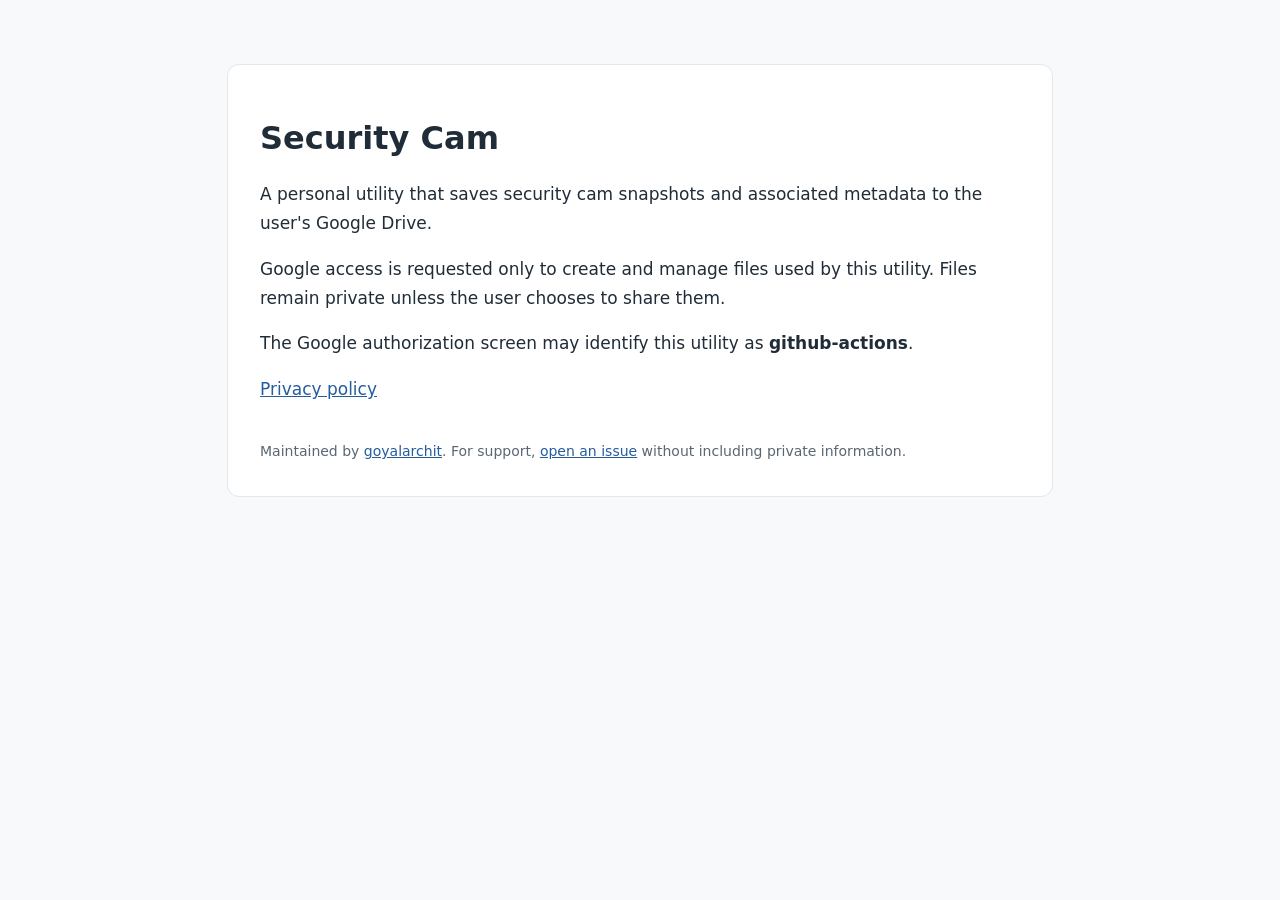
<file: index.html>
<!doctype html>
<html lang="en"><head><meta charset="utf-8"><meta name="viewport" content="width=device-width,initial-scale=1"><title>Security Cam</title><link rel="stylesheet" href="style.css"></head><body><main><h1>Security Cam</h1><p>A personal utility that saves security cam snapshots and associated metadata to the user's Google Drive.</p><p>Google access is requested only to create and manage files used by this utility. Files remain private unless the user chooses to share them.</p><p>The Google authorization screen may identify this utility as <strong>github-actions</strong>.</p><p><a href="privacy/">Privacy policy</a></p><footer>Maintained by <a href="https://github.com/goyalarchit">goyalarchit</a>. For support, <a href="https://github.com/goyalarchit/security-cam-info/issues">open an issue</a> without including private information.</footer></main></body></html>
</file>
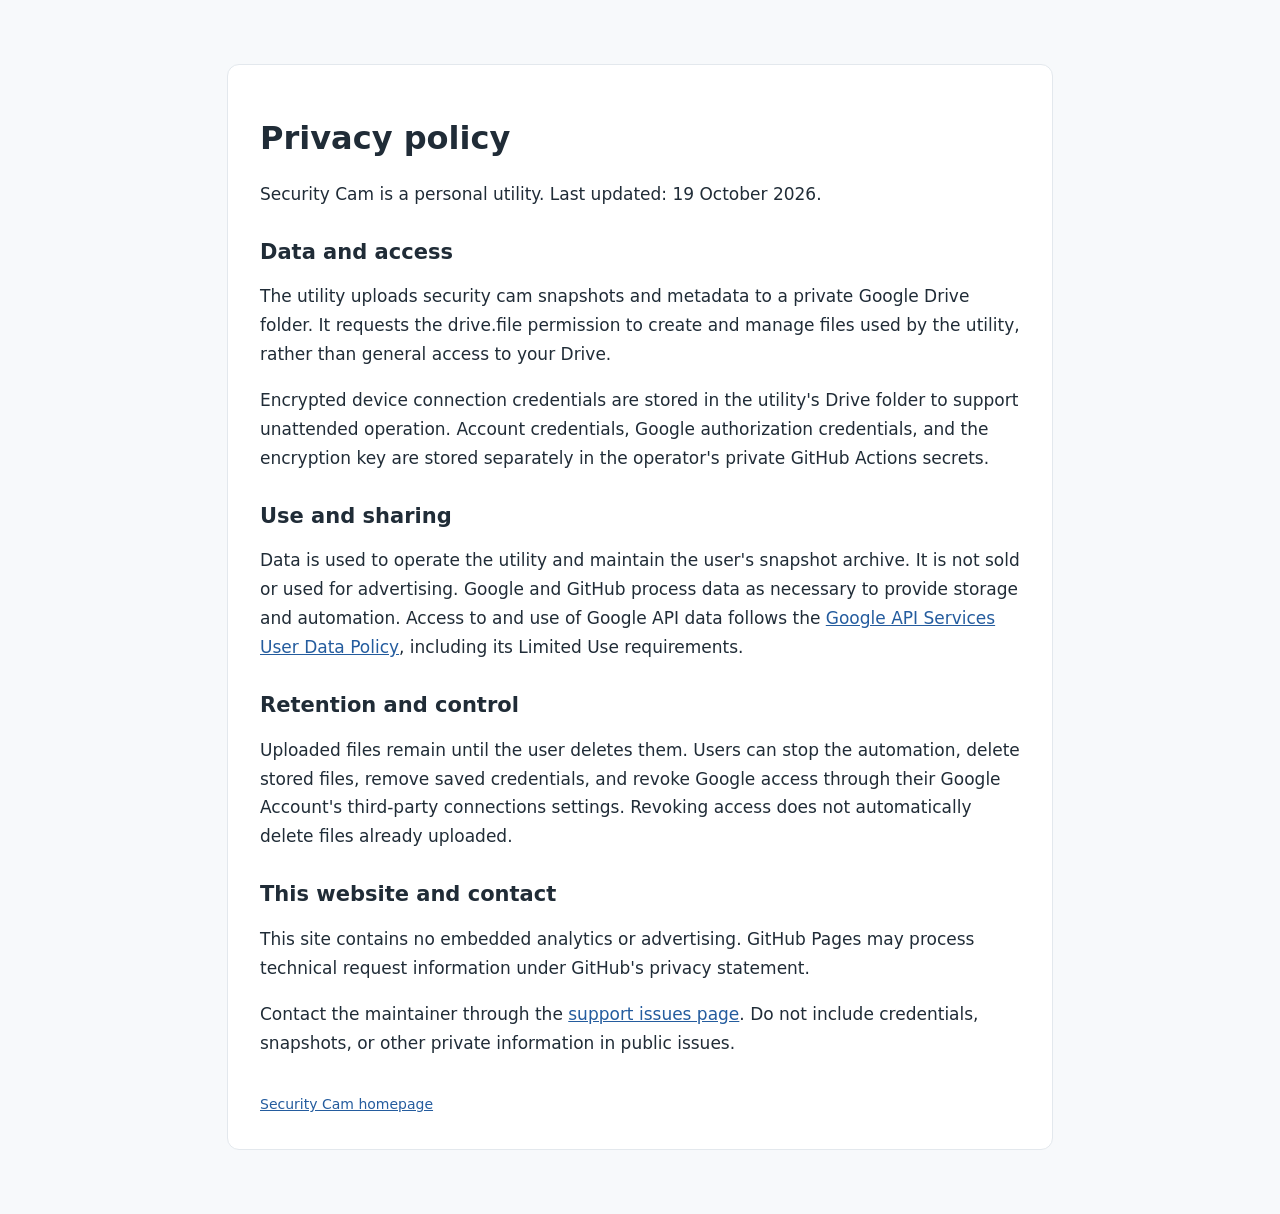
<file: privacy/index.html>
<!doctype html>
<html lang="en"><head><meta charset="utf-8"><meta name="viewport" content="width=device-width,initial-scale=1"><title>Privacy policy — Security Cam</title><link rel="stylesheet" href="../style.css"></head><body><main><h1>Privacy policy</h1><p>Security Cam is a personal utility. Last updated: 19 October 2026.</p><h2>Data and access</h2><p>The utility uploads security cam snapshots and metadata to a private Google Drive folder. It requests the drive.file permission to create and manage files used by the utility, rather than general access to your Drive.</p><p>Encrypted device connection credentials are stored in the utility's Drive folder to support unattended operation. Account credentials, Google authorization credentials, and the encryption key are stored separately in the operator's private GitHub Actions secrets.</p><h2>Use and sharing</h2><p>Data is used to operate the utility and maintain the user's snapshot archive. It is not sold or used for advertising. Google and GitHub process data as necessary to provide storage and automation. Access to and use of Google API data follows the <a href="https://developers.google.com/terms/api-services-user-data-policy">Google API Services User Data Policy</a>, including its Limited Use requirements.</p><h2>Retention and control</h2><p>Uploaded files remain until the user deletes them. Users can stop the automation, delete stored files, remove saved credentials, and revoke Google access through their Google Account's third-party connections settings. Revoking access does not automatically delete files already uploaded.</p><h2>This website and contact</h2><p>This site contains no embedded analytics or advertising. GitHub Pages may process technical request information under GitHub's privacy statement.</p><p>Contact the maintainer through the <a href="https://github.com/goyalarchit/security-cam-info/issues">support issues page</a>. Do not include credentials, snapshots, or other private information in public issues.</p><footer><a href="../">Security Cam homepage</a></footer></main></body></html>
</file>
<file: style.css>
body{font:17px/1.7 system-ui,sans-serif;color:#202c37;background:#f7f9fb;margin:0}main{max-width:760px;margin:64px auto;padding:32px;background:white;border:1px solid #e3e8ed;border-radius:12px}h1,h2{line-height:1.25}h1{font-size:32px}h2{font-size:21px;margin-top:30px}a{color:#245c9e}footer{margin-top:36px;font-size:14px;color:#596773}@media(max-width:820px){main{margin:20px;padding:24px}}
</file>
